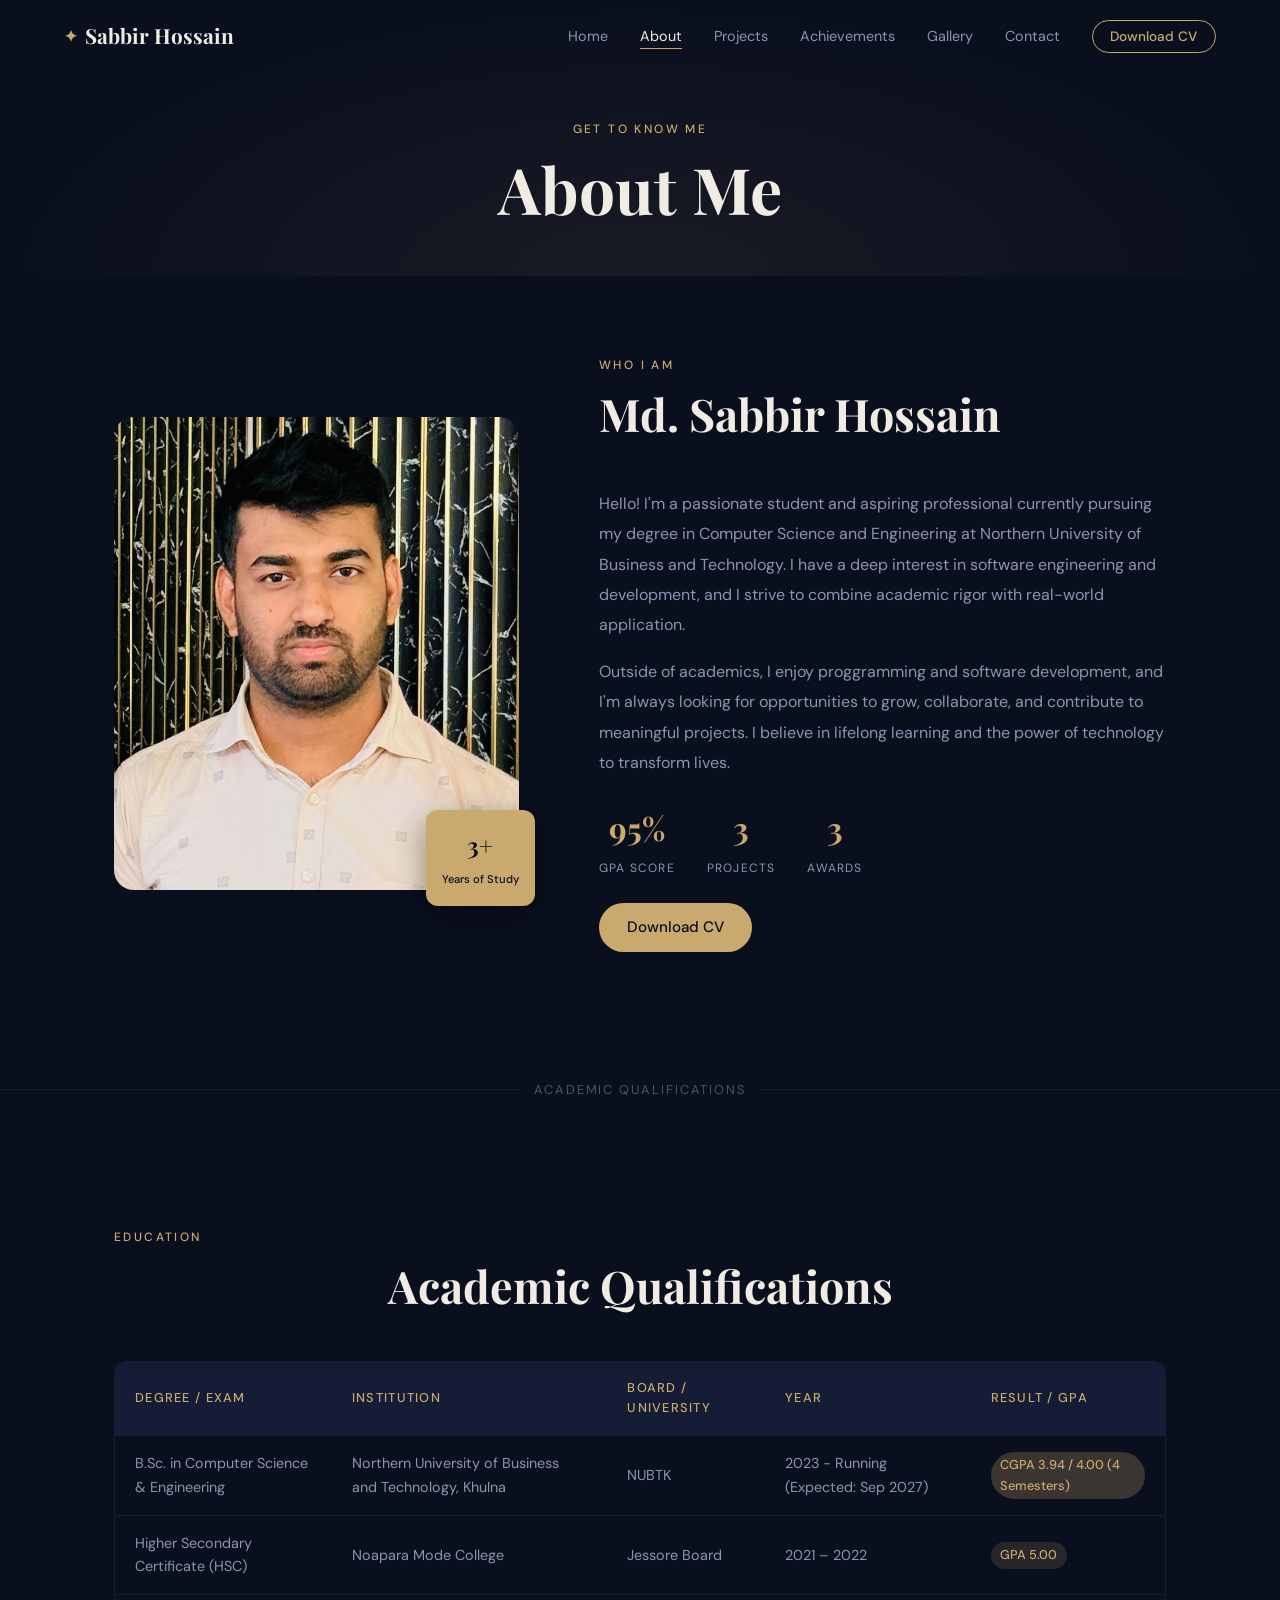
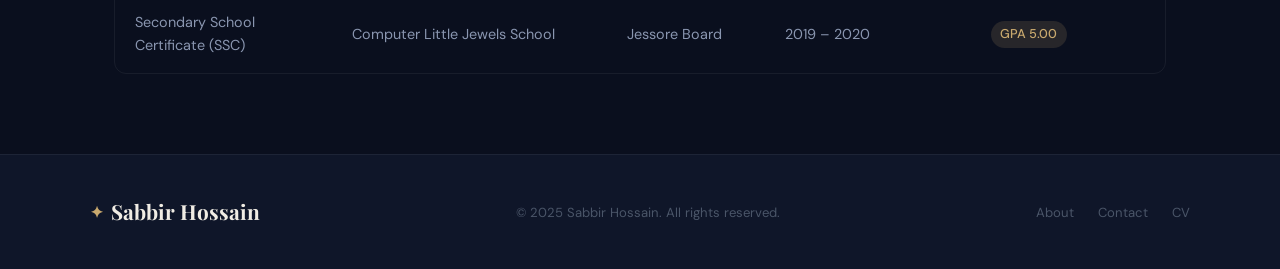
<file: about.html>
<!DOCTYPE html>
<html lang="en">
<head>
  <meta charset="UTF-8" />
  <meta name="viewport" content="width=device-width, initial-scale=1.0"/>
  <title>About Me | Sabbir Hossain</title>
  <link rel="stylesheet" href="style.css"/>
  <link rel="preconnect" href="https://fonts.googleapis.com">
  <link href="https://fonts.googleapis.com/css2?family=Playfair+Display:ital,wght@0,400;0,700;1,400&family=DM+Sans:wght@300;400;500&display=swap" rel="stylesheet">
</head>
<body>

<!-- NAVBAR -->
<nav class="navbar" id="navbar">
  <div class="nav-inner">
    <a href="index.html" class="logo">
      <span class="logo-icon">✦</span>
      <span class="logo-text">Sabbir Hossain</span>
    </a>
    <button class="hamburger" id="hamburger"><span></span><span></span><span></span></button>
    <ul class="nav-links" id="nav-links">
      <li><a href="index.html">Home</a></li>
      <li><a href="about.html" class="active">About</a></li>
      <li><a href="projects.html" class="active">Projects</a></li>
      <li><a href="achievements.html">Achievements</a></li>
      <li><a href="gallery.html">Gallery</a></li>
      <li><a href="contact.html">Contact</a></li>
      <li><a href="cv.html" class="btn-nav">Download CV</a></li>
    </ul>
  </div>
</nav>

<!-- PAGE HEADER -->
<div class="page-header">
  <div class="page-header-bg"></div>
  <div class="container">
    <p class="section-tag">Get to know me</p>
    <h1 class="page-title">About Me</h1>
  </div>
</div>

<!-- IMAGE WITH TEXT -->
<section class="section">
  <div class="container">
    <div class="about-grid">
      <div class="about-image-col">
        <div class="about-img-wrap">
          <img src="assets/about.jpg" alt="About Me" onerror="this.style.display='none';this.nextElementSibling.style.display='flex'"/>
          
          <div class="about-badge">
            <span class="badge-num">3+</span>
            <span class="badge-label">Years of Study</span>
          </div>
        </div>
      </div>
      <div class="about-text-col">
        <p class="section-tag">Who I Am</p>
        <h2 class="section-title" style="text-align:left">Md. Sabbir Hossain</h2>
        <p class="about-bio">
          Hello! I'm a passionate student and aspiring professional currently pursuing my degree in Computer Science and Engineering at Northern University of Business and Technology. I have a deep interest in software engineering and development, and I strive to combine academic rigor with real-world application.
        </p>
        <p class="about-bio">
          Outside of academics, I enjoy proggramming and software development, and I'm always looking for opportunities to grow, collaborate, and contribute to meaningful projects. I believe in lifelong learning and the power of technology to transform lives.
        </p>
        <div class="about-stats">
          <div class="stat">
            <span class="stat-num">95%</span>
            <span class="stat-label">GPA Score</span>
          </div>
          <div class="stat">
            <span class="stat-num">3</span>
            <span class="stat-label">Projects</span>
          </div>
          <div class="stat">
            <span class="stat-num">3</span>
            <span class="stat-label">Awards</span>
          </div>
        </div>
        <a href="cv.html" class="btn-primary" style="display:inline-block;margin-top:1.5rem">Download CV</a>
      </div>
    </div>
  </div>
</section>

<!-- DIVIDER -->
<div class="divider-line"><span>Academic Qualifications</span></div>

<!-- ACADEMIC QUALIFICATIONS TABLE -->
<section class="section">
  <div class="container">
    <p class="section-tag">Education</p>
    <h2 class="section-title">Academic Qualifications</h2>
    <div class="table-wrap">
      <table class="qual-table">
        <thead>
          <tr>
            <th>Degree / Exam</th>
            <th>Institution</th>
            <th>Board / University</th>
            <th>Year</th>
            <th>Result / GPA</th>
          </tr>
        </thead>
        <tbody>
          <tr>
            <td>B.Sc. in Computer Science &amp; Engineering</td>
            <td>Northern University of Business and Technology, Khulna</td>
            <td>NUBTK</td>
            <td>2023 - Running (Expected: Sep 2027)</td>
            <td><span class="badge-result gold">CGPA 3.94 / 4.00 (4 Semesters)</small></span></td>
          </tr>
          <tr>
            <td>Higher Secondary Certificate (HSC)</td>
            <td>Noapara Mode College</td>
            <td>Jessore Board</td>
            <td>2021 – 2022</td>
            <td><span class="badge-result">GPA 5.00</span></td>
          </tr>
          <tr>
            <td>Secondary School Certificate (SSC)</td>
            <td>Computer Little Jewels School</td>
            <td>Jessore Board</td>
            <td>2019 – 2020</td>
            <td><span class="badge-result">GPA 5.00</span></td>
          </tr>
        </tbody>
      </table>
    </div>
  </div>
</section>

<!-- FOOTER -->
<footer class="footer">
  <div class="footer-inner">
    <div class="logo"><span class="logo-icon">✦</span><span class="logo-text">Sabbir Hossain</span></div>
    <p class="footer-copy">&copy; 2025 Sabbir Hossain. All rights reserved.</p>
    <div class="footer-links">
      <a href="about.html">About</a>
      <a href="contact.html">Contact</a>
      <a href="cv.html">CV</a>
    </div>
  </div>
</footer>

<script src="main.js"></script>
</body>
</html>
</file>
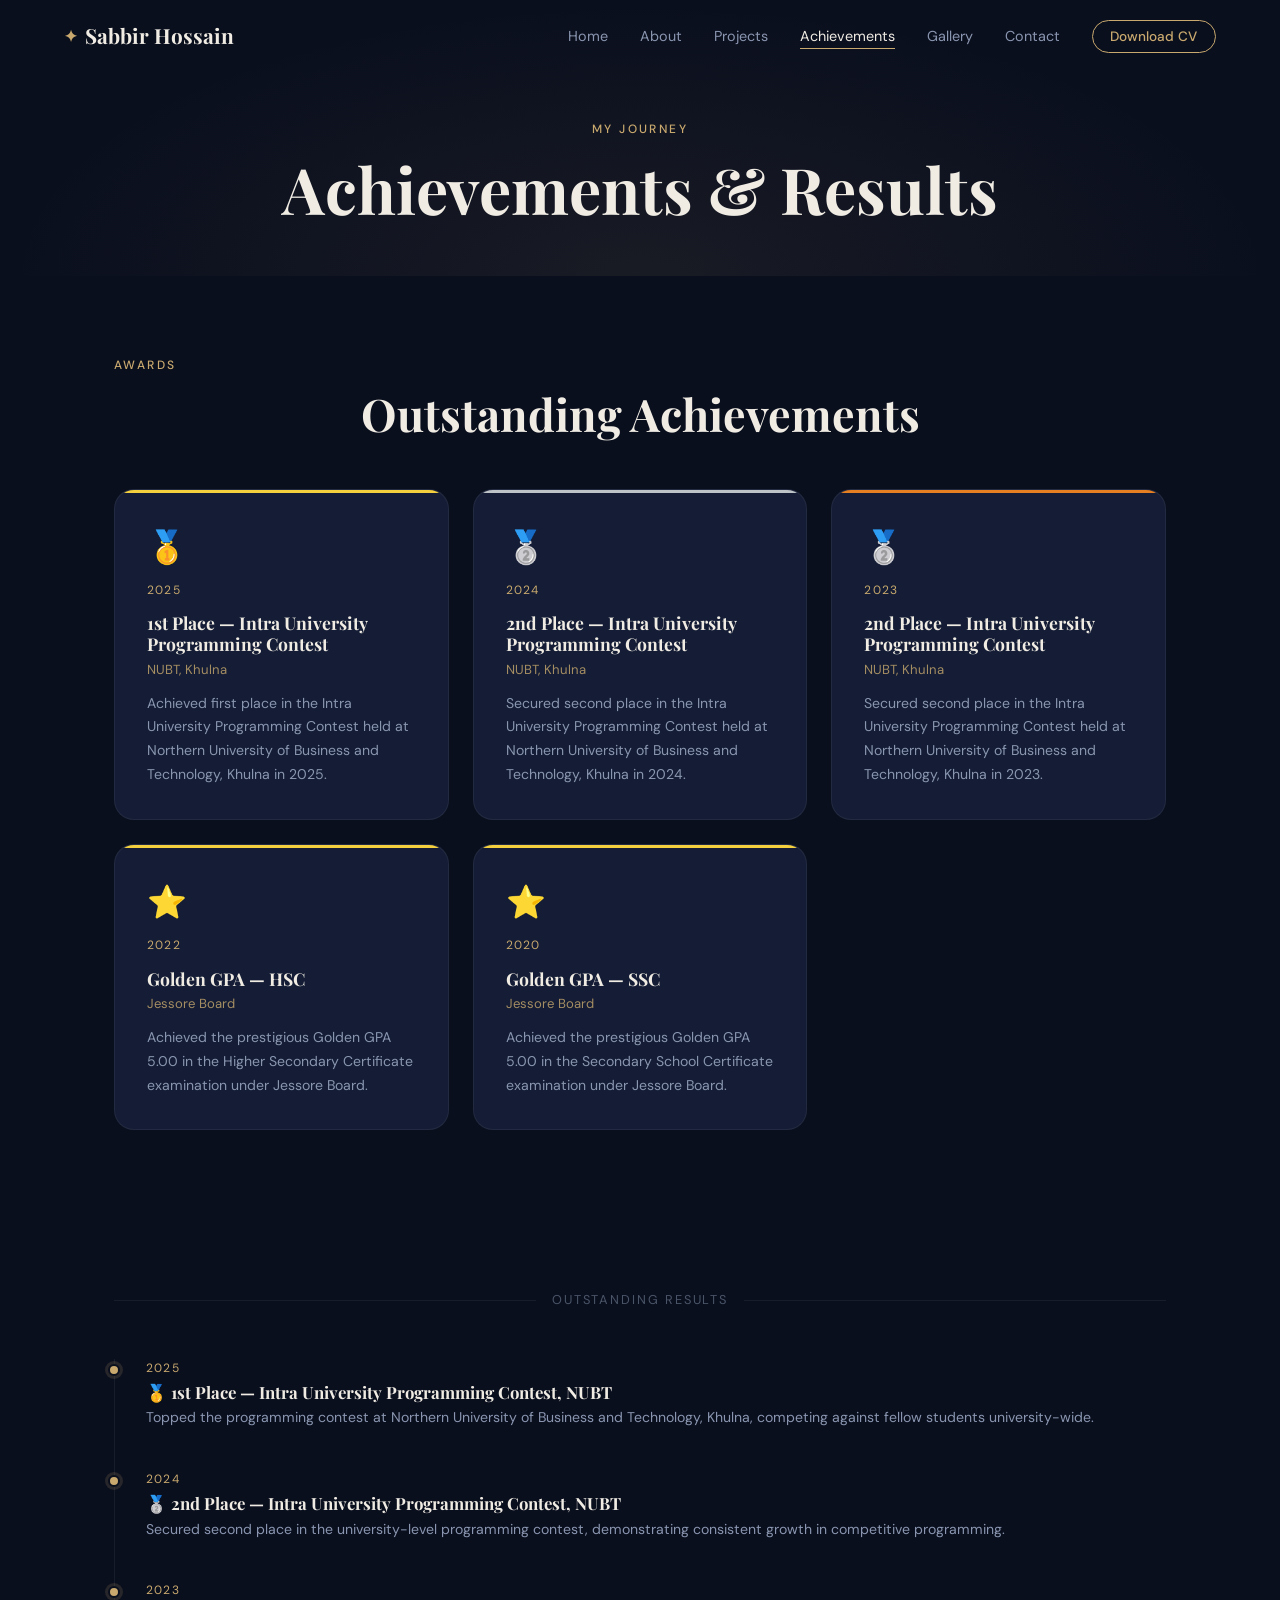
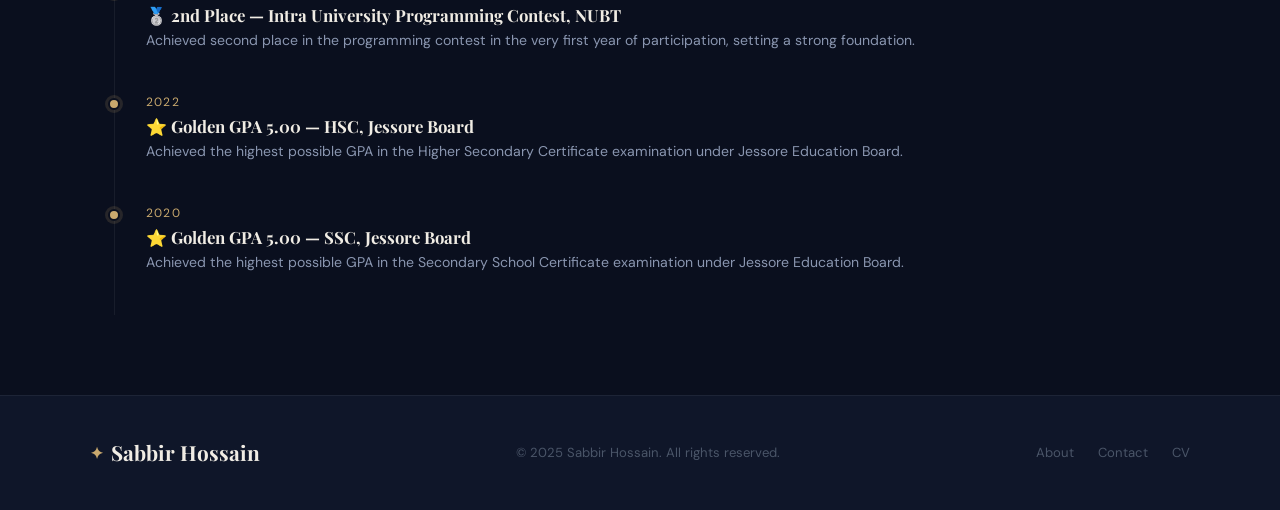
<file: achievements.html>
<!DOCTYPE html>
<html lang="en">
<head>
  <meta charset="UTF-8"/>
  <meta name="viewport" content="width=device-width, initial-scale=1.0"/>
  <title>Achievements | Sabbir Hossain</title>
  <link rel="stylesheet" href="style.css"/>
  <link rel="preconnect" href="https://fonts.googleapis.com">
  <link href="https://fonts.googleapis.com/css2?family=Playfair+Display:ital,wght@0,400;0,700;1,400&family=DM+Sans:wght@300;400;500&display=swap" rel="stylesheet">
</head>
<body>

<nav class="navbar" id="navbar">
  <div class="nav-inner">
    <a href="index.html" class="logo"><span class="logo-icon">✦</span><span class="logo-text">Sabbir Hossain</span></a>
    <button class="hamburger" id="hamburger"><span></span><span></span><span></span></button>
    <ul class="nav-links" id="nav-links">
      <li><a href="index.html">Home</a></li>
      <li><a href="about.html">About</a></li>
      <li><a href="projects.html" class="active">Projects</a></li>
      <li><a href="achievements.html" class="active">Achievements</a></li>
      <li><a href="gallery.html">Gallery</a></li>
      <li><a href="contact.html">Contact</a></li>
      <li><a href="cv.html" class="btn-nav">Download CV</a></li>
    </ul>
  </div>
</nav>

<div class="page-header">
  <div class="page-header-bg"></div>
  <div class="container">
    <p class="section-tag">My Journey</p>
    <h1 class="page-title">Achievements & Results</h1>
  </div>
</div>

<section class="section">
  <div class="container">
    <p class="section-tag">Awards</p>
    <h2 class="section-title">Outstanding Achievements</h2>

      <div class="achievements-grid">
      <div class="achievement-card gold">
        <div class="ach-icon">🥇</div>
        <div class="ach-year">2025</div>
        <h3 class="ach-title">1st Place — Intra University Programming Contest</h3>
        <p class="ach-org">NUBT, Khulna</p>
        <p class="ach-desc">Achieved first place in the Intra University Programming Contest held at Northern University of Business and Technology, Khulna in 2025.</p>
      </div>
      <div class="achievement-card silver">
        <div class="ach-icon">🥈</div>
        <div class="ach-year">2024</div>
        <h3 class="ach-title">2nd Place — Intra University Programming Contest</h3>
        <p class="ach-org">NUBT, Khulna</p>
        <p class="ach-desc">Secured second place in the Intra University Programming Contest held at Northern University of Business and Technology, Khulna in 2024.</p>
      </div>
      <div class="achievement-card bronze">
        <div class="ach-icon">🥈</div>
        <div class="ach-year">2023</div>
        <h3 class="ach-title">2nd Place — Intra University Programming Contest</h3>
        <p class="ach-org">NUBT, Khulna</p>
        <p class="ach-desc">Secured second place in the Intra University Programming Contest held at Northern University of Business and Technology, Khulna in 2023.</p>
      </div>
      <div class="achievement-card gold">
        <div class="ach-icon">⭐</div>
        <div class="ach-year">2022</div>
        <h3 class="ach-title">Golden GPA — HSC</h3>
        <p class="ach-org">Jessore Board</p>
        <p class="ach-desc">Achieved the prestigious Golden GPA 5.00 in the Higher Secondary Certificate examination under Jessore Board.</p>
      </div>
      <div class="achievement-card gold">
        <div class="ach-icon">⭐</div>
        <div class="ach-year">2020</div>
        <h3 class="ach-title">Golden GPA — SSC</h3>
        <p class="ach-org">Jessore Board</p>
        <p class="ach-desc">Achieved the prestigious Golden GPA 5.00 in the Secondary School Certificate examination under Jessore Board.</p>
      </div>
    </div>
  </div>
</section>

<!-- OUTSTANDING RESULTS -->
<section class="section" style="padding-top:0">
  <div class="container">
    <div class="divider-line"><span>Outstanding Results</span></div>
    <div class="results-timeline">
      <div class="timeline-item">
        <div class="timeline-dot"></div>
        <div class="timeline-content">
          <span class="timeline-year">2025</span>
          <h4>🥇 1st Place — Intra University Programming Contest, NUBT</h4>
          <p>Topped the programming contest at Northern University of Business and Technology, Khulna, competing against fellow students university-wide.</p>
        </div>
      </div>
      <div class="timeline-item">
        <div class="timeline-dot"></div>
        <div class="timeline-content">
          <span class="timeline-year">2024</span>
          <h4>🥈 2nd Place — Intra University Programming Contest, NUBT</h4>
          <p>Secured second place in the university-level programming contest, demonstrating consistent growth in competitive programming.</p>
        </div>
      </div>
      <div class="timeline-item">
        <div class="timeline-dot"></div>
        <div class="timeline-content">
          <span class="timeline-year">2023</span>
          <h4>🥈 2nd Place — Intra University Programming Contest, NUBT</h4>
          <p>Achieved second place in the programming contest in the very first year of participation, setting a strong foundation.</p>
        </div>
      </div>
      <div class="timeline-item">
        <div class="timeline-dot"></div>
        <div class="timeline-content">
          <span class="timeline-year">2022</span>
          <h4>⭐ Golden GPA 5.00 — HSC, Jessore Board</h4>
          <p>Achieved the highest possible GPA in the Higher Secondary Certificate examination under Jessore Education Board.</p>
        </div>
      </div>
      <div class="timeline-item">
        <div class="timeline-dot"></div>
        <div class="timeline-content">
          <span class="timeline-year">2020</span>
          <h4>⭐ Golden GPA 5.00 — SSC, Jessore Board</h4>
          <p>Achieved the highest possible GPA in the Secondary School Certificate examination under Jessore Education Board.</p>
        </div>
      </div>
    </div>
  </div>
</section>

<footer class="footer">
  <div class="footer-inner">
    <div class="logo"><span class="logo-icon">✦</span><span class="logo-text">Sabbir Hossain</span></div>
    <p class="footer-copy">&copy; 2025 Sabbir Hossain. All rights reserved.</p>
    <div class="footer-links"><a href="about.html">About</a><a href="contact.html">Contact</a><a href="cv.html">CV</a></div>
  </div>
</footer>

<script src="main.js"></script>
</body>
</html>
</file>
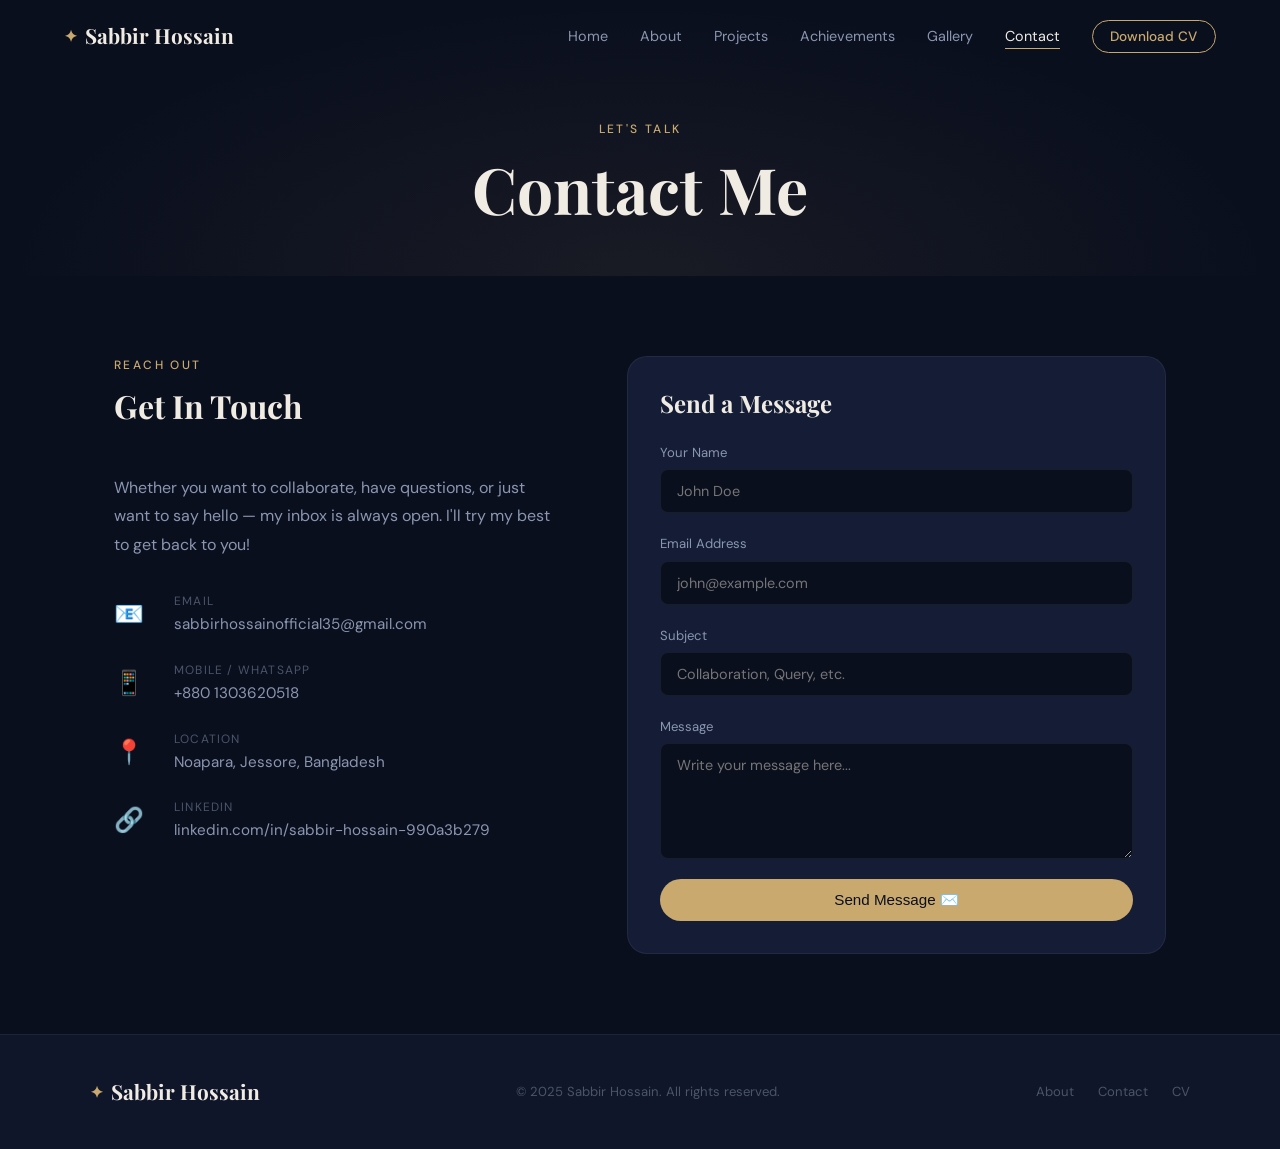
<file: contact.html>
<!DOCTYPE html>
<html lang="en">
<head>
  <meta charset="UTF-8"/>
  <meta name="viewport" content="width=device-width, initial-scale=1.0"/>
  <title>Contact | Sabbir Hossain</title>
  <link rel="stylesheet" href="style.css"/>
  <link rel="preconnect" href="https://fonts.googleapis.com">
  <link href="https://fonts.googleapis.com/css2?family=Playfair+Display:ital,wght@0,400;0,700;1,400&family=DM+Sans:wght@300;400;500&display=swap" rel="stylesheet">
</head>
<body>

<nav class="navbar" id="navbar">
  <div class="nav-inner">
    <a href="index.html" class="logo"><span class="logo-icon">✦</span><span class="logo-text">Sabbir Hossain</span></a>
    <button class="hamburger" id="hamburger"><span></span><span></span><span></span></button>
    <ul class="nav-links" id="nav-links">
      <li><a href="index.html">Home</a></li>
      <li><a href="about.html">About</a></li>
      <li><a href="projects.html" class="active">Projects</a></li>
      <li><a href="achievements.html">Achievements</a></li>
      <li><a href="gallery.html">Gallery</a></li>
      <li><a href="contact.html" class="active">Contact</a></li>
      <li><a href="cv.html" class="btn-nav">Download CV</a></li>
    </ul>
  </div>
</nav>

<div class="page-header">
  <div class="page-header-bg"></div>
  <div class="container">
    <p class="section-tag">Let's Talk</p>
    <h1 class="page-title">Contact Me</h1>
  </div>
</div>

<section class="section">
  <div class="container">
    <div class="contact-grid">
      <!-- Contact Info -->
      <div class="contact-info">
        <p class="section-tag">Reach Out</p>
        <h2 class="section-title" style="text-align:left;font-size:2rem">Get In Touch</h2>
        <p style="color:var(--text-muted);margin-bottom:2rem;line-height:1.8">Whether you want to collaborate, have questions, or just want to say hello — my inbox is always open. I'll try my best to get back to you!</p>

        <div class="contact-items">
          <div class="contact-item">
            <div class="contact-item-icon">📧</div>
            <div>
              <div class="contact-item-label">Email</div>
              <a href="mailto:sabbirhossainofficial35@gmail.com" class="contact-item-value">sabbirhossainofficial35@gmail.com</a>
            </div>
          </div>
          <div class="contact-item">
            <div class="contact-item-icon">📱</div>
            <div>
              <div class="contact-item-label">Mobile / WhatsApp</div>
              <a href="tel:+8801303620518" class="contact-item-value">+880 1303620518</a>
            </div>
          </div>
          <div class="contact-item">
            <div class="contact-item-icon">📍</div>
            <div>
              <div class="contact-item-label">Location</div>
              <span class="contact-item-value">Noapara, Jessore, Bangladesh</span>
            </div>
          </div>
          <div class="contact-item">
            <div class="contact-item-icon">🔗</div>
            <div>
              <div class="contact-item-label">LinkedIn</div>
              <a href="https://www.linkedin.com/in/sabbir-hossain-990a3b279" target="_blank" class="contact-item-value">linkedin.com/in/sabbir-hossain-990a3b279</a>
            </div>
          </div>
        </div>
      </div>

      <!-- Contact Form -->
      <div class="contact-form-wrap">
        <div class="contact-form-card">
          <h3 style="font-family:var(--font-display);font-size:1.5rem;margin-bottom:1.5rem;color:var(--text-primary)">Send a Message</h3>
          <!-- Using Formspree — replace YOUR_FORM_ID -->
          <form action="https://formspree.io/f/xbdpoopp" method="POST" class="contact-form" id="contactForm">
            <div class="form-group">
              <label for="name">Your Name</label>
              <input type="text" id="name" name="name" placeholder="John Doe" required/>
            </div>
            <div class="form-group">
              <label for="email">Email Address</label>
              <input type="email" id="email" name="email" placeholder="john@example.com" required/>
            </div>
            <div class="form-group">
              <label for="subject">Subject</label>
              <input type="text" id="subject" name="subject" placeholder="Collaboration, Query, etc."/>
            </div>
            <div class="form-group">
              <label for="message">Message</label>
              <textarea id="message" name="message" rows="5" placeholder="Write your message here..." required></textarea>
            </div>
            <button type="submit" class="btn-primary" style="width:100%;justify-content:center">Send Message ✉️</button>
          </form>
        </div>
      </div>
    </div>
  </div>
</section>

<footer class="footer">
  <div class="footer-inner">
    <div class="logo"><span class="logo-icon">✦</span><span class="logo-text">Sabbir Hossain</span></div>
    <p class="footer-copy">&copy; 2025 Sabbir Hossain. All rights reserved.</p>
    <div class="footer-links"><a href="about.html">About</a><a href="contact.html">Contact</a><a href="cv.html">CV</a></div>
  </div>
</footer>

<script src="main.js"></script>
</body>
</html>
</file>
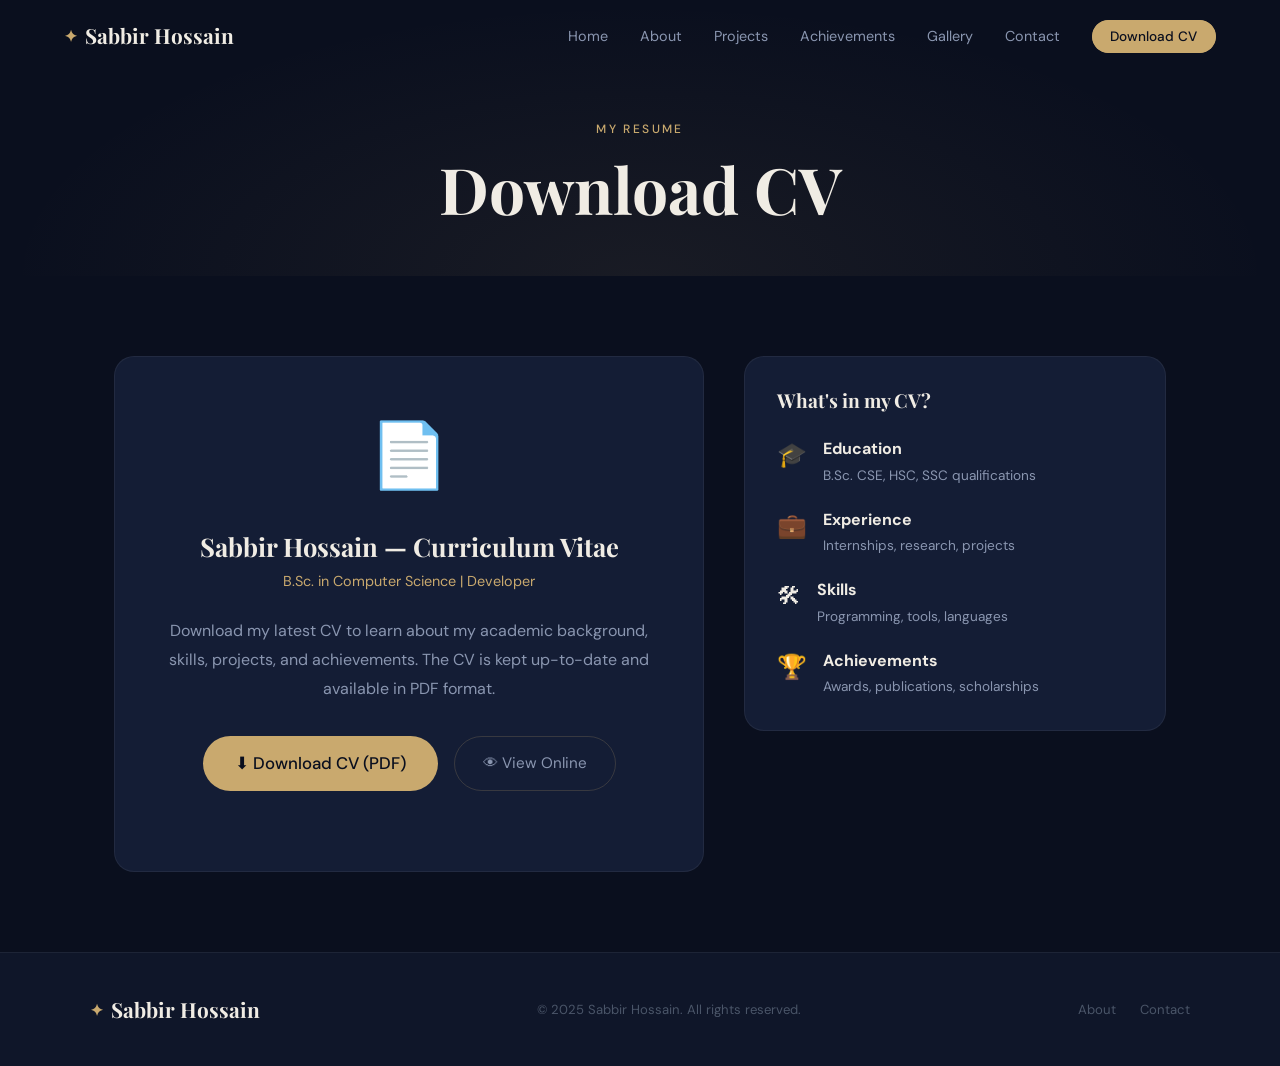
<file: cv.html>
<!DOCTYPE html>
<html lang="en">
<head>
  <meta charset="UTF-8"/>
  <meta name="viewport" content="width=device-width, initial-scale=1.0"/>
  <title>Download CV | Sabbir Hossain</title>
  <link rel="stylesheet" href="style.css"/>
  <link rel="preconnect" href="https://fonts.googleapis.com">
  <link href="https://fonts.googleapis.com/css2?family=Playfair+Display:ital,wght@0,400;0,700;1,400&family=DM+Sans:wght@300;400;500&display=swap" rel="stylesheet">
</head>
<body>

<nav class="navbar" id="navbar">
  <div class="nav-inner">
    <a href="index.html" class="logo"><span class="logo-icon">✦</span><span class="logo-text">Sabbir Hossain</span></a>
    <button class="hamburger" id="hamburger"><span></span><span></span><span></span></button>
    <ul class="nav-links" id="nav-links">
      <li><a href="index.html">Home</a></li>
      <li><a href="about.html">About</a></li>
      <li><a href="projects.html" class="active">Projects</a></li>
      <li><a href="achievements.html">Achievements</a></li>
      <li><a href="gallery.html">Gallery</a></li>
      <li><a href="contact.html">Contact</a></li>
      <li><a href="cv.html" class="btn-nav active">Download CV</a></li>
    </ul>
  </div>
</nav>

<div class="page-header">
  <div class="page-header-bg"></div>
  <div class="container">
    <p class="section-tag">My Resume</p>
    <h1 class="page-title">Download CV</h1>
  </div>
</div>

<section class="section">
  <div class="container">
    <div class="cv-page">
      <div class="cv-card">
        <div class="cv-icon">📄</div>
        <h2 class="cv-title">Sabbir Hossain — Curriculum Vitae</h2>
        <p class="cv-subtitle">B.Sc. in Computer Science | Developer</p>
        <p class="cv-desc">
          Download my latest CV to learn about my academic background, skills, projects, and achievements.
          The CV is kept up-to-date and available in PDF format.
        </p>

        <div class="cv-actions">
          <!-- 
            HOW TO ADD YOUR CV:
            Option 1 (Google Drive): Upload PDF to Drive → Share → Get shareable link → 
            Replace the href below with: https://drive.google.com/uc?export=download&id=YOUR_FILE_ID
            
            Option 2 (GitHub): Put your CV PDF in the repo → href="assets/YourName_CV.pdf"
          -->
          <a href="https://docs.google.com/document/d/1-gRG3UQwoHmh4EG0MZHijETQNr0QosiISsnNK5RsnKo/export?format=pdf" download class="btn-primary cv-download-btn" id="cvDownload">
            ⬇ Download CV (PDF)
          </a>
          <a href="https://docs.google.com/document/d/1-gRG3UQwoHmh4EG0MZHijETQNr0QosiISsnNK5RsnKo/edit?usp=sharing" target="_blank" class="btn-ghost">
            👁 View Online
          </a>
        </div>

        
      </div>

      <!-- Quick Preview of what the CV should contain -->
      <div class="cv-preview-card">
        <h3>What's in my CV?</h3>
        <div class="cv-sections">
          <div class="cv-section-item">
            <span class="cv-sec-icon">🎓</span>
            <div>
              <strong>Education</strong>
              <p>B.Sc. CSE, HSC, SSC qualifications</p>
            </div>
          </div>
          <div class="cv-section-item">
            <span class="cv-sec-icon">💼</span>
            <div>
              <strong>Experience</strong>
              <p>Internships, research, projects</p>
            </div>
          </div>
          <div class="cv-section-item">
            <span class="cv-sec-icon">🛠</span>
            <div>
              <strong>Skills</strong>
              <p>Programming, tools, languages</p>
            </div>
          </div>
          <div class="cv-section-item">
            <span class="cv-sec-icon">🏆</span>
            <div>
              <strong>Achievements</strong>
              <p>Awards, publications, scholarships</p>
            </div>
          </div>
        </div>
      </div>
    </div>
  </div>
</section>

<footer class="footer">
  <div class="footer-inner">
    <div class="logo"><span class="logo-icon">✦</span><span class="logo-text">Sabbir Hossain</span></div>
    <p class="footer-copy">&copy; 2025 Sabbir Hossain. All rights reserved.</p>
    <div class="footer-links"><a href="about.html">About</a><a href="contact.html">Contact</a></div>
  </div>
</footer>

<script src="main.js"></script>
</body>
</html>
</file>
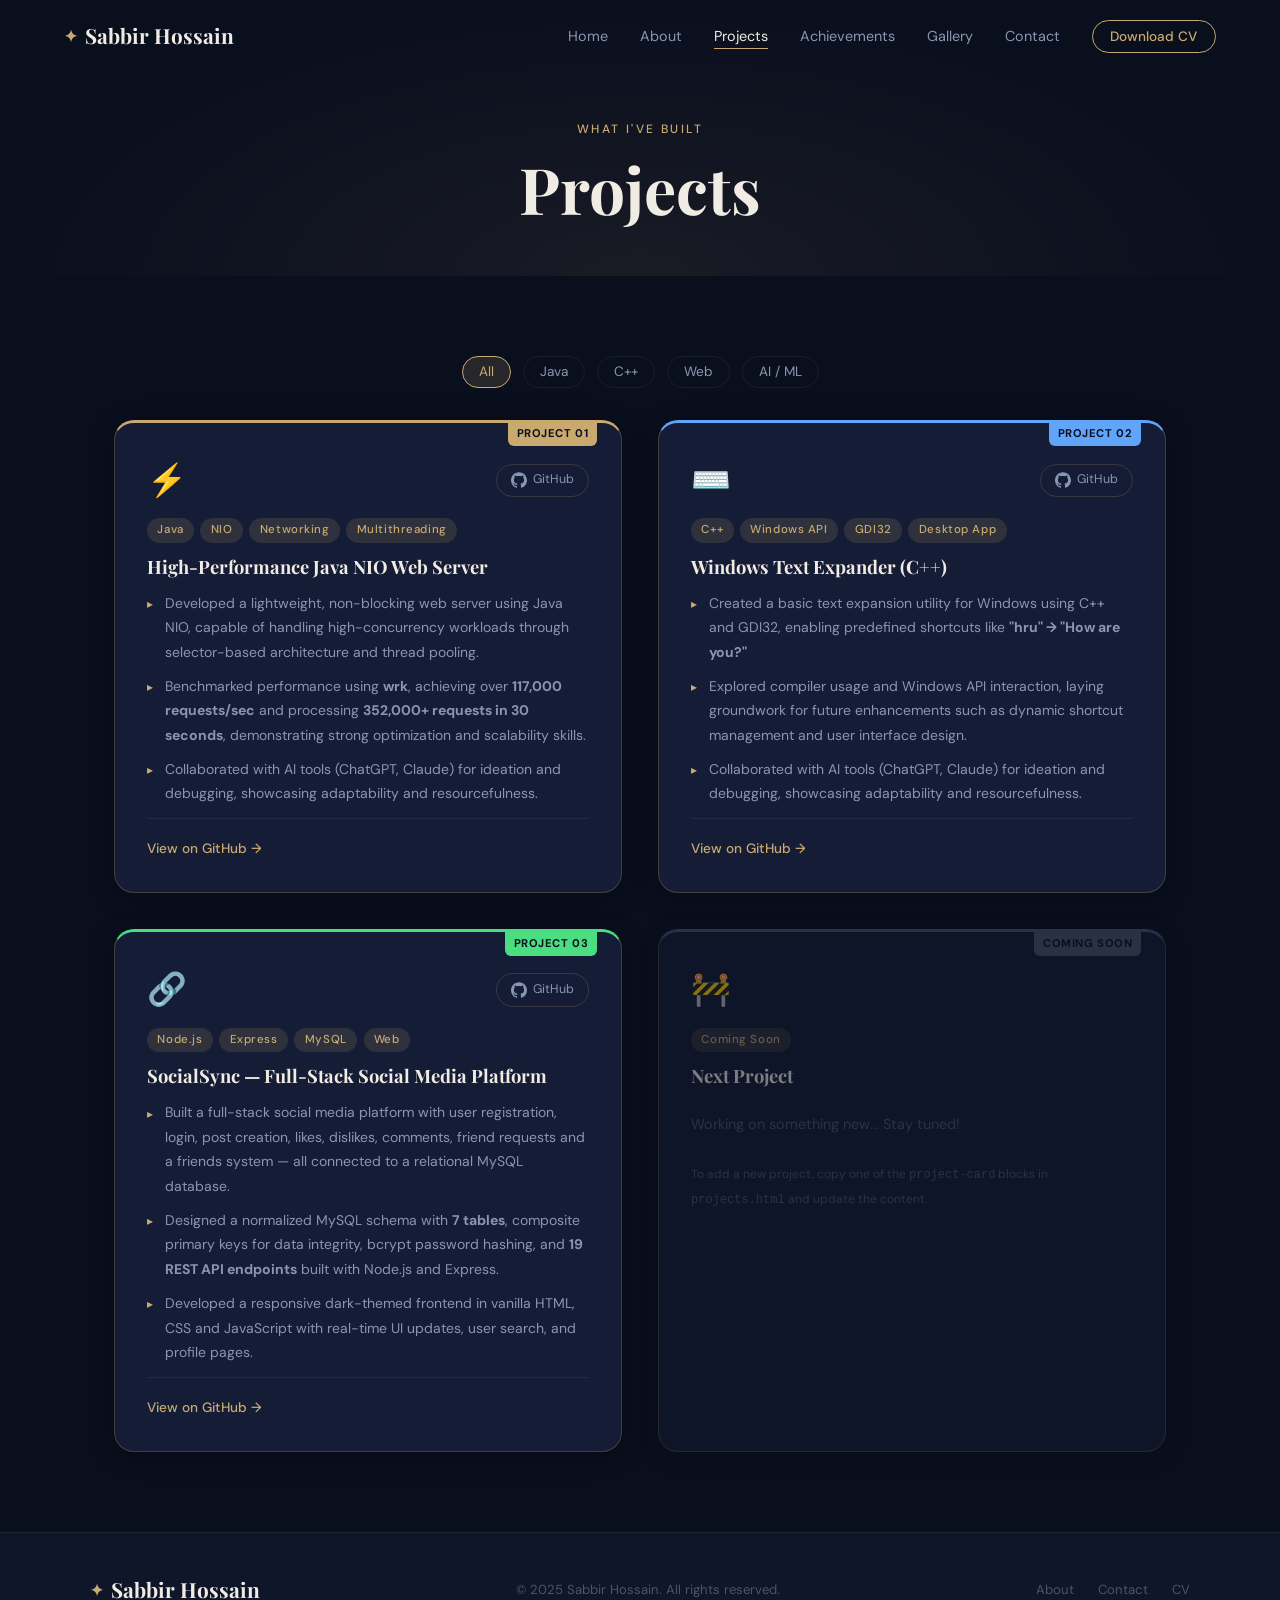
<file: projects.html>
<!DOCTYPE html>
<html lang="en">
<head>
  <meta charset="UTF-8"/>
  <meta name="viewport" content="width=device-width, initial-scale=1.0"/>
  <title>Projects | Sabbir Hossain</title>
  <link rel="stylesheet" href="style.css"/>
  <link rel="preconnect" href="https://fonts.googleapis.com">
  <link href="https://fonts.googleapis.com/css2?family=Playfair+Display:ital,wght@0,400;0,700;1,400&family=DM+Sans:wght@300;400;500&display=swap" rel="stylesheet">
</head>
<body>

<nav class="navbar" id="navbar">
  <div class="nav-inner">
    <a href="index.html" class="logo"><span class="logo-icon">✦</span><span class="logo-text">Sabbir Hossain</span></a>
    <button class="hamburger" id="hamburger"><span></span><span></span><span></span></button>
    <ul class="nav-links" id="nav-links">
      <li><a href="index.html">Home</a></li>
      <li><a href="about.html">About</a></li>
      <li><a href="projects.html" class="active">Projects</a></li>
      <li><a href="achievements.html">Achievements</a></li>
      <li><a href="gallery.html">Gallery</a></li>
      <li><a href="contact.html">Contact</a></li>
      <li><a href="cv.html" class="btn-nav">Download CV</a></li>
    </ul>
  </div>
</nav>

<div class="page-header">
  <div class="page-header-bg"></div>
  <div class="container">
    <p class="section-tag">What I've Built</p>
    <h1 class="page-title">Projects</h1>
  </div>
</div>

<section class="section">
  <div class="container">

    <!-- Filter Buttons -->
    <div class="gallery-filters">
      <button class="filter-btn active" data-filter="all">All</button>
      <button class="filter-btn" data-filter="java">Java</button>
      <button class="filter-btn" data-filter="cpp">C++</button>
      <button class="filter-btn" data-filter="web">Web</button>
      <button class="filter-btn" data-filter="ai">AI / ML</button>
    </div>

    <div class="projects-grid" id="projectsGrid">

      <!-- PROJECT 1 -->
      <div class="project-card" data-cat="java" data-num="PROJECT 01">
        <div class="project-header">
          <div class="project-icon">⚡</div>
          <div class="project-links">
            <a href="https://github.com/SabbirBot007/WebServerUsingJava" target="_blank" class="project-link-btn">
              <svg viewBox="0 0 24 24" fill="currentColor" width="16"><path d="M12 .297c-6.63 0-12 5.373-12 12 0 5.303 3.438 9.8 8.205 11.385.6.113.82-.258.82-.577 0-.285-.01-1.04-.015-2.04-3.338.724-4.042-1.61-4.042-1.61C4.422 18.07 3.633 17.7 3.633 17.7c-1.087-.744.084-.729.084-.729 1.205.084 1.838 1.236 1.838 1.236 1.07 1.835 2.809 1.305 3.495.998.108-.776.417-1.305.76-1.605-2.665-.3-5.466-1.332-5.466-5.93 0-1.31.465-2.38 1.235-3.22-.135-.303-.54-1.523.105-3.176 0 0 1.005-.322 3.3 1.23.96-.267 1.98-.399 3-.405 1.02.006 2.04.138 3 .405 2.28-1.552 3.285-1.23 3.285-1.23.645 1.653.24 2.873.12 3.176.765.84 1.23 1.91 1.23 3.22 0 4.61-2.805 5.625-5.475 5.92.42.36.81 1.096.81 2.22 0 1.606-.015 2.896-.015 3.286 0 .315.21.69.825.57C20.565 22.092 24 17.592 24 12.297c0-6.627-5.373-12-12-12"/></svg>
              GitHub
            </a>
          </div>
        </div>
        <div class="project-tag-row">
          <span class="project-tag">Java</span>
          <span class="project-tag">NIO</span>
          <span class="project-tag">Networking</span>
          <span class="project-tag">Multithreading</span>
        </div>
        <h3 class="project-title">High-Performance Java NIO Web Server</h3>
        <ul class="project-points">
          <li>Developed a lightweight, non-blocking web server using Java NIO, capable of handling high-concurrency workloads through selector-based architecture and thread pooling.</li>
          <li>Benchmarked performance using <strong>wrk</strong>, achieving over <strong>117,000 requests/sec</strong> and processing <strong>352,000+ requests in 30 seconds</strong>, demonstrating strong optimization and scalability skills.</li>
          <li>Collaborated with AI tools (ChatGPT, Claude) for ideation and debugging, showcasing adaptability and resourcefulness.</li>
        </ul>
        <div class="project-footer">
          <a href="https://github.com/SabbirBot007/WebServerUsingJava" target="_blank" class="project-full-link">View on GitHub →</a>
        </div>
      </div>

      <!-- PROJECT 2 -->
      <div class="project-card" data-cat="cpp" data-num="PROJECT 02">
        <div class="project-header">
          <div class="project-icon">⌨️</div>
          <div class="project-links">
            <a href="https://github.com/SabbirBot007/WindowsTextExpander" target="_blank" class="project-link-btn">
              <svg viewBox="0 0 24 24" fill="currentColor" width="16"><path d="M12 .297c-6.63 0-12 5.373-12 12 0 5.303 3.438 9.8 8.205 11.385.6.113.82-.258.82-.577 0-.285-.01-1.04-.015-2.04-3.338.724-4.042-1.61-4.042-1.61C4.422 18.07 3.633 17.7 3.633 17.7c-1.087-.744.084-.729.084-.729 1.205.084 1.838 1.236 1.838 1.236 1.07 1.835 2.809 1.305 3.495.998.108-.776.417-1.305.76-1.605-2.665-.3-5.466-1.332-5.466-5.93 0-1.31.465-2.38 1.235-3.22-.135-.303-.54-1.523.105-3.176 0 0 1.005-.322 3.3 1.23.96-.267 1.98-.399 3-.405 1.02.006 2.04.138 3 .405 2.28-1.552 3.285-1.23 3.285-1.23.645 1.653.24 2.873.12 3.176.765.84 1.23 1.91 1.23 3.22 0 4.61-2.805 5.625-5.475 5.92.42.36.81 1.096.81 2.22 0 1.606-.015 2.896-.015 3.286 0 .315.21.69.825.57C20.565 22.092 24 17.592 24 12.297c0-6.627-5.373-12-12-12"/></svg>
              GitHub
            </a>
          </div>
        </div>
        <div class="project-tag-row">
          <span class="project-tag">C++</span>
          <span class="project-tag">Windows API</span>
          <span class="project-tag">GDI32</span>
          <span class="project-tag">Desktop App</span>
        </div>
        <h3 class="project-title">Windows Text Expander (C++)</h3>
        <ul class="project-points">
          <li>Created a basic text expansion utility for Windows using C++ and GDI32, enabling predefined shortcuts like <strong>"hru" → "How are you?"</strong></li>
          <li>Explored compiler usage and Windows API interaction, laying groundwork for future enhancements such as dynamic shortcut management and user interface design.</li>
          <li>Collaborated with AI tools (ChatGPT, Claude) for ideation and debugging, showcasing adaptability and resourcefulness.</li>
        </ul>
        <div class="project-footer">
          <a href="https://github.com/SabbirBot007/WindowsTextExpander" target="_blank" class="project-full-link">View on GitHub →</a>
        </div>
      </div>

      <!-- PROJECT 3 -->
      <div class="project-card" data-cat="web" data-num="PROJECT 03">
        <div class="project-header">
          <div class="project-icon">🔗</div>
          <div class="project-links">
            <a href="https://github.com/SabbirBot007/socialsync" target="_blank" class="project-link-btn">
              <svg viewBox="0 0 24 24" fill="currentColor" width="16"><path d="M12 .297c-6.63 0-12 5.373-12 12 0 5.303 3.438 9.8 8.205 11.385.6.113.82-.258.82-.577 0-.285-.01-1.04-.015-2.04-3.338.724-4.042-1.61-4.042-1.61C4.422 18.07 3.633 17.7 3.633 17.7c-1.087-.744.084-.729.084-.729 1.205.084 1.838 1.236 1.838 1.236 1.07 1.835 2.809 1.305 3.495.998.108-.776.417-1.305.76-1.605-2.665-.3-5.466-1.332-5.466-5.93 0-1.31.465-2.38 1.235-3.22-.135-.303-.54-1.523.105-3.176 0 0 1.005-.322 3.3 1.23.96-.267 1.98-.399 3-.405 1.02.006 2.04.138 3 .405 2.28-1.552 3.285-1.23 3.285-1.23.645 1.653.24 2.873.12 3.176.765.84 1.23 1.91 1.23 3.22 0 4.61-2.805 5.625-5.475 5.92.42.36.81 1.096.81 2.22 0 1.606-.015 2.896-.015 3.286 0 .315.21.69.825.57C20.565 22.092 24 17.592 24 12.297c0-6.627-5.373-12-12-12"/></svg>
              GitHub
            </a>
          </div>
        </div>
        <div class="project-tag-row">
          <span class="project-tag">Node.js</span>
          <span class="project-tag">Express</span>
          <span class="project-tag">MySQL</span>
          <span class="project-tag">Web</span>
        </div>
        <h3 class="project-title">SocialSync — Full-Stack Social Media Platform</h3>
        <ul class="project-points">
          <li>Built a full-stack social media platform with user registration, login, post creation, likes, dislikes, comments, friend requests and a friends system — all connected to a relational MySQL database.</li>
          <li>Designed a normalized MySQL schema with <strong>7 tables</strong>, composite primary keys for data integrity, bcrypt password hashing, and <strong>19 REST API endpoints</strong> built with Node.js and Express.</li>
          <li>Developed a responsive dark-themed frontend in vanilla HTML, CSS and JavaScript with real-time UI updates, user search, and profile pages.</li>
        </ul>
        <div class="project-footer">
          <a href="https://github.com/SabbirBot007/socialsync" target="_blank" class="project-full-link">View on GitHub →</a>
        </div>
      </div>

      <!-- PLACEHOLDER CARD — add your future projects here -->
      <div class="project-card project-placeholder" data-cat="all" data-num="COMING SOON">
        <div class="project-header">
          <div class="project-icon">🚧</div>
        </div>
        <div class="project-tag-row">
          <span class="project-tag">Coming Soon</span>
        </div>
        <h3 class="project-title">Next Project</h3>
        <p style="color:var(--text-dim);font-size:0.9rem;line-height:1.7;margin-top:0.75rem">
          Working on something new... Stay tuned!<br/><br/>
          <small>To add a new project, copy one of the <code>project-card</code> blocks in <code>projects.html</code> and update the content.</small>
        </p>
      </div>

    </div>
  </div>
</section>

<footer class="footer">
  <div class="footer-inner">
    <div class="logo"><span class="logo-icon">✦</span><span class="logo-text">Sabbir Hossain</span></div>
    <p class="footer-copy">&copy; 2025 Sabbir Hossain. All rights reserved.</p>
    <div class="footer-links"><a href="about.html">About</a><a href="contact.html">Contact</a><a href="cv.html">CV</a></div>
  </div>
</footer>

<script src="main.js"></script>
<script>
  // Projects filter
  const filterBtns = document.querySelectorAll('.filter-btn');
  const projectCards = document.querySelectorAll('.project-card');
  filterBtns.forEach(btn => {
    btn.addEventListener('click', () => {
      filterBtns.forEach(b => b.classList.remove('active'));
      btn.classList.add('active');
      const filter = btn.dataset.filter;
      projectCards.forEach(card => {
        card.style.display = (filter === 'all' || card.dataset.cat === filter) ? '' : 'none';
      });
    });
  });
</script>
</body>
</html>
</file>
<file: style.css>
/* ============================================
   PORTFOLIO – style.css
   Dark Academic / Elegant Professional Theme
   ============================================ */

/* === CSS VARIABLES === */
:root {
  --bg-primary:    #0a0f1e;
  --bg-section:    #0f1629;
  --bg-card:       #141d35;
  --bg-card-hover: #1a2540;
  --accent:        #c9a96e;
  --accent-light:  #e8c98a;
  --accent-dim:    rgba(201,169,110,0.15);
  --text-primary:  #f0ece4;
  --text-muted:    #8a96b0;
  --text-dim:      #4a5568;
  --border:        rgba(201,169,110,0.2);
  --border-subtle: rgba(255,255,255,0.06);
  --shadow:        0 8px 32px rgba(0,0,0,0.4);
  --font-display:  'Playfair Display', Georgia, serif;
  --font-body:     'DM Sans', sans-serif;
  --nav-h:         72px;
  --radius:        12px;
  --radius-lg:     20px;
}

/* === RESET & BASE === */
*, *::before, *::after { box-sizing: border-box; margin: 0; padding: 0; }
html { scroll-behavior: smooth; }
body {
  font-family: var(--font-body);
  background: var(--bg-primary);
  color: var(--text-primary);
  line-height: 1.6;
  overflow-x: hidden;
}
img { max-width: 100%; display: block; }
a { text-decoration: none; color: inherit; }
ul { list-style: none; }

/* === TYPOGRAPHY === */
h1,h2,h3,h4 { font-family: var(--font-display); line-height: 1.2; }
.section-tag {
  font-size: 0.75rem;
  font-weight: 500;
  letter-spacing: 0.2em;
  text-transform: uppercase;
  color: var(--accent);
  margin-bottom: 0.75rem;
}
.section-title {
  font-size: clamp(1.8rem, 4vw, 2.8rem);
  color: var(--text-primary);
  text-align: center;
  margin-bottom: 3rem;
}
.section-title em { font-style: italic; color: var(--accent); }

/* === LAYOUT === */
.container { max-width: 1100px; margin: 0 auto; padding: 0 1.5rem; }
.section { padding: 5rem 0; }
.spacer { height: 3rem; }

/* === NAVBAR === */
.navbar {
  position: fixed;
  top: 0; left: 0; right: 0;
  height: var(--nav-h);
  z-index: 100;
  transition: background 0.3s, box-shadow 0.3s;
}
.navbar.scrolled {
  background: rgba(10,15,30,0.95);
  backdrop-filter: blur(16px);
  box-shadow: 0 1px 0 var(--border);
}
.nav-inner {
  max-width: 1200px;
  margin: 0 auto;
  padding: 0 1.5rem;
  height: 100%;
  display: flex;
  align-items: center;
  justify-content: space-between;
}
.logo {
  display: flex;
  align-items: center;
  gap: 0.5rem;
  font-family: var(--font-display);
  font-size: 1.3rem;
  font-weight: 700;
  color: var(--text-primary);
}
.logo-icon { color: var(--accent); font-size: 1rem; }
.nav-links {
  display: flex;
  align-items: center;
  gap: 2rem;
}
.nav-links a {
  font-size: 0.9rem;
  font-weight: 400;
  color: var(--text-muted);
  transition: color 0.2s;
  position: relative;
}
.nav-links a::after {
  content: '';
  position: absolute;
  bottom: -4px; left: 0; right: 0;
  height: 1px;
  background: var(--accent);
  transform: scaleX(0);
  transition: transform 0.2s;
}
.nav-links a:hover, .nav-links a.active {
  color: var(--text-primary);
}
.nav-links a:hover::after, .nav-links a.active::after { transform: scaleX(1); }
.btn-nav {
  padding: 0.45rem 1.1rem;
  border: 1px solid var(--accent);
  border-radius: 100px;
  color: var(--accent) !important;
  font-size: 0.85rem !important;
  font-weight: 500 !important;
  transition: background 0.2s, color 0.2s !important;
}
.btn-nav:hover, .btn-nav.active {
  background: var(--accent) !important;
  color: var(--bg-primary) !important;
}
.btn-nav::after { display: none !important; }
.hamburger {
  display: none;
  flex-direction: column;
  gap: 5px;
  background: none;
  border: none;
  cursor: pointer;
  padding: 4px;
}
.hamburger span {
  width: 24px; height: 2px;
  background: var(--text-primary);
  border-radius: 2px;
  transition: all 0.3s;
}

/* === BUTTONS === */
.btn-primary {
  display: inline-flex;
  align-items: center;
  gap: 0.5rem;
  padding: 0.75rem 1.75rem;
  background: var(--accent);
  color: var(--bg-primary);
  font-weight: 500;
  font-size: 0.95rem;
  border-radius: 100px;
  border: none;
  cursor: pointer;
  transition: background 0.2s, transform 0.2s, box-shadow 0.2s;
}
.btn-primary:hover {
  background: var(--accent-light);
  transform: translateY(-2px);
  box-shadow: 0 8px 24px rgba(201,169,110,0.3);
}
.btn-ghost {
  display: inline-flex;
  align-items: center;
  gap: 0.5rem;
  padding: 0.75rem 1.75rem;
  border: 1px solid var(--border);
  color: var(--text-muted);
  font-size: 0.95rem;
  border-radius: 100px;
  transition: border-color 0.2s, color 0.2s, transform 0.2s;
}
.btn-ghost:hover {
  border-color: var(--accent);
  color: var(--accent);
  transform: translateY(-2px);
}

/* === HERO === */
.hero {
  min-height: 100vh;
  display: flex;
  align-items: center;
  padding: var(--nav-h) 1.5rem 3rem;
  position: relative;
  overflow: hidden;
  max-width: 1200px;
  margin: 0 auto;
}
.hero-bg {
  position: absolute;
  inset: 0;
  pointer-events: none;
  z-index: 0;
}
.hero-orb {
  position: absolute;
  border-radius: 50%;
  filter: blur(80px);
  opacity: 0.12;
}
.orb1 { width: 500px; height: 500px; background: var(--accent); top: -100px; left: -100px; }
.orb2 { width: 400px; height: 400px; background: #3b82f6; bottom: -50px; right: -50px; }
.hero-grid {
  position: absolute;
  inset: 0;
  background-image:
    linear-gradient(var(--border-subtle) 1px, transparent 1px),
    linear-gradient(90deg, var(--border-subtle) 1px, transparent 1px);
  background-size: 60px 60px;
  mask-image: radial-gradient(ellipse at center, black 30%, transparent 80%);
}
.hero-content {
  position: relative;
  z-index: 1;
  max-width: 560px;
  animation: fadeUp 0.8s ease both;
}
.hero-tag {
  font-size: 0.75rem;
  letter-spacing: 0.2em;
  text-transform: uppercase;
  color: var(--accent);
  margin-bottom: 1rem;
}
.hero-title {
  font-size: clamp(2.5rem, 6vw, 4.5rem);
  line-height: 1.1;
  margin-bottom: 0.75rem;
  color: var(--text-primary);
}
.hero-title em { color: var(--accent); font-style: italic; }
.hero-subtitle {
  font-size: 1rem;
  color: var(--accent);
  letter-spacing: 0.15em;
  margin-bottom: 1.25rem;
  opacity: 0.85;
}
.hero-desc {
  font-size: 1rem;
  color: var(--text-muted);
  max-width: 460px;
  margin-bottom: 2rem;
  line-height: 1.8;
}
.hero-actions {
  display: flex;
  gap: 1rem;
  flex-wrap: wrap;
  margin-bottom: 2.5rem;
}
.hero-socials { display: flex; gap: 1rem; }
.social-icon {
  width: 42px; height: 42px;
  border-radius: 50%;
  border: 1px solid var(--border);
  display: flex; align-items: center; justify-content: center;
  color: var(--text-muted);
  transition: all 0.2s;
}
.social-icon svg { width: 18px; height: 18px; }
.social-icon:hover {
  border-color: var(--accent);
  color: var(--accent);
  background: var(--accent-dim);
  transform: translateY(-3px);
}
.hero-image-wrap {
  position: relative;
  z-index: 1;
  margin-left: auto;
  animation: fadeUp 0.8s 0.2s ease both;
}
.hero-image-ring {
  position: absolute;
  inset: -12px;
  border-radius: 50%;
  border: 2px solid var(--border);
  animation: spin 20s linear infinite;
}
.hero-photo {
  width: 320px; height: 320px;
  border-radius: 50%;
  object-fit: cover;
  border: 3px solid var(--accent);
  box-shadow: 0 0 60px rgba(201,169,110,0.2);
}
.hero-photo-placeholder {
  display: none;
  width: 320px; height: 320px;
  border-radius: 50%;
  background: var(--bg-card);
  border: 3px dashed var(--border);
  align-items: center;
  justify-content: center;
  flex-direction: column;
  font-size: 3rem;
  color: var(--text-muted);
  text-align: center;
  gap: 0.5rem;
}
.scroll-hint {
  position: absolute;
  bottom: 2rem;
  left: 50%;
  transform: translateX(-50%);
  display: flex;
  flex-direction: column;
  align-items: center;
  gap: 0.5rem;
  font-size: 0.7rem;
  letter-spacing: 0.15em;
  color: var(--text-dim);
  text-transform: uppercase;
  animation: bounce 2s infinite;
}
.scroll-line {
  width: 1px; height: 40px;
  background: linear-gradient(to bottom, var(--text-dim), transparent);
}

/* === DIVIDERS === */
.section-divider { line-height: 0; }
.section-divider svg { width: 100%; fill: var(--bg-section); }
.divider-line {
  display: flex;
  align-items: center;
  gap: 1rem;
  margin: 3rem 0;
  color: var(--text-dim);
  font-size: 0.8rem;
  letter-spacing: 0.15em;
  text-transform: uppercase;
}
.divider-line::before, .divider-line::after {
  content: '';
  flex: 1;
  height: 1px;
  background: var(--border-subtle);
}

/* === PAGE HEADER === */
.page-header {
  padding: calc(var(--nav-h) + 3rem) 1.5rem 3rem;
  position: relative;
  text-align: center;
  overflow: hidden;
}
.page-header-bg {
  position: absolute;
  inset: 0;
  background: radial-gradient(ellipse at 50% 100%, rgba(201,169,110,0.08) 0%, transparent 70%);
}
.page-title {
  font-size: clamp(2.5rem, 6vw, 4rem);
  color: var(--text-primary);
  position: relative;
}

/* === CAROUSEL === */
.carousel-section { background: var(--bg-section); }
.carousel-wrapper {
  position: relative;
  overflow: hidden;
  border-radius: var(--radius-lg);
  border: 1px solid var(--border-subtle);
}
.carousel-track {
  display: flex;
  transition: transform 0.5s cubic-bezier(0.4,0,0.2,1);
}
.carousel-slide {
  min-width: 100%;
  height: 420px;
  position: relative;
  overflow: hidden;
  background: var(--bg-card);
}
.carousel-slide img {
  width: 100%; height: 100%;
  object-fit: cover;
}
.carousel-caption {
  position: absolute;
  bottom: 0; left: 0; right: 0;
  padding: 1.5rem;
  background: linear-gradient(transparent, rgba(0,0,0,0.7));
  color: #fff;
  font-size: 1rem;
  font-family: var(--font-display);
}
.carousel-btn {
  position: absolute;
  top: 50%; transform: translateY(-50%);
  background: rgba(10,15,30,0.7);
  border: 1px solid var(--border);
  color: var(--text-primary);
  width: 44px; height: 44px;
  border-radius: 50%;
  font-size: 1.2rem;
  cursor: pointer;
  backdrop-filter: blur(8px);
  transition: all 0.2s;
  z-index: 2;
  display: flex; align-items: center; justify-content: center;
}
.carousel-btn.prev { left: 1rem; }
.carousel-btn.next { right: 1rem; }
.carousel-btn:hover { background: var(--accent); color: var(--bg-primary); border-color: var(--accent); }
.carousel-dots {
  position: absolute;
  bottom: 1rem;
  left: 50%;
  transform: translateX(-50%);
  display: flex;
  gap: 0.5rem;
  z-index: 2;
}
.carousel-dot {
  width: 8px; height: 8px;
  border-radius: 50%;
  background: rgba(255,255,255,0.4);
  cursor: pointer;
  transition: all 0.2s;
}
.carousel-dot.active {
  background: var(--accent);
  width: 24px;
  border-radius: 100px;
}

/* === VIDEO === */
.video-wrap {
  position: relative;
  padding-bottom: 56.25%;
  border-radius: var(--radius-lg);
  overflow: hidden;
  border: 1px solid var(--border-subtle);
  box-shadow: var(--shadow);
}
.video-wrap iframe {
  position: absolute;
  inset: 0;
  width: 100%; height: 100%;
}
.video-caption {
  text-align: center;
  color: var(--text-dim);
  font-size: 0.85rem;
  margin-top: 1rem;
}

/* === SOCIAL CARDS === */
.socials-section { background: var(--bg-section); }
.socials-grid {
  display: grid;
  grid-template-columns: repeat(auto-fit, minmax(220px, 1fr));
  gap: 1.25rem;
}
.social-card {
  display: flex;
  align-items: center;
  gap: 1rem;
  padding: 1.25rem 1.5rem;
  background: var(--bg-card);
  border: 1px solid var(--border-subtle);
  border-radius: var(--radius);
  transition: all 0.2s;
}
.social-card:hover {
  background: var(--bg-card-hover);
  border-color: var(--border);
  transform: translateY(-3px);
  box-shadow: var(--shadow);
}
.social-card-icon {
  width: 44px; height: 44px;
  border-radius: 10px;
  display: flex; align-items: center; justify-content: center;
  font-size: 1.1rem;
  font-weight: 700;
  flex-shrink: 0;
}
.linkedin { background: #0a66c2; color: white; font-family: serif; }
.github   { background: #24292e; color: white; }
.email    { background: var(--accent); color: var(--bg-primary); }
.twitter  { background: #000; color: white; font-family: serif; }
.social-card-name { font-weight: 500; font-size: 0.95rem; }
.social-card-handle { font-size: 0.8rem; color: var(--text-muted); }

/* === ABOUT PAGE === */
.about-grid {
  display: grid;
  grid-template-columns: 1fr 1.4fr;
  gap: 5rem;
  align-items: center;
}
.about-img-wrap {
  position: relative;
}
.about-img-wrap img {
  width: 100%;
  border-radius: var(--radius-lg);
  object-fit: cover;
  max-height: 480px;
}
.photo-placeholder {
  width: 100%;
  height: 360px;
  background: var(--bg-card);
  border: 2px dashed var(--border);
  border-radius: var(--radius-lg);
  display: flex;
  align-items: center;
  justify-content: center;
  flex-direction: column;
  font-size: 3rem;
  color: var(--text-muted);
  text-align: center;
  gap: 0.5rem;
}
.about-badge {
  position: absolute;
  bottom: -1rem;
  right: -1rem;
  background: var(--accent);
  color: var(--bg-primary);
  padding: 1rem;
  border-radius: var(--radius);
  text-align: center;
  box-shadow: var(--shadow);
}
.badge-num { display: block; font-size: 1.5rem; font-weight: 700; font-family: var(--font-display); }
.badge-label { font-size: 0.7rem; font-weight: 500; }
.about-bio { color: var(--text-muted); margin-bottom: 1rem; line-height: 1.9; }
.about-stats { display: flex; gap: 2rem; margin-top: 1.5rem; }
.stat { text-align: center; }
.stat-num { display: block; font-size: 2rem; font-weight: 700; font-family: var(--font-display); color: var(--accent); }
.stat-label { font-size: 0.75rem; color: var(--text-muted); text-transform: uppercase; letter-spacing: 0.1em; }

/* === TABLE === */
.table-wrap { overflow-x: auto; border-radius: var(--radius); border: 1px solid var(--border-subtle); }
.qual-table { width: 100%; border-collapse: collapse; }
.qual-table th {
  background: var(--bg-card);
  padding: 1rem 1.25rem;
  text-align: left;
  font-size: 0.8rem;
  text-transform: uppercase;
  letter-spacing: 0.1em;
  color: var(--accent);
  font-weight: 500;
  border-bottom: 1px solid var(--border-subtle);
}
.qual-table td {
  padding: 1rem 1.25rem;
  color: var(--text-muted);
  font-size: 0.9rem;
  border-bottom: 1px solid var(--border-subtle);
}
.qual-table tr:last-child td { border-bottom: none; }
.qual-table tr:hover td { background: var(--bg-card); }
.badge-result {
  display: inline-block;
  padding: 0.2rem 0.6rem;
  background: var(--accent-dim);
  color: var(--accent);
  border-radius: 100px;
  font-size: 0.8rem;
  font-weight: 500;
}
.badge-result.gold { background: rgba(201,169,110,0.25); }
.table-note {
  color: var(--text-dim);
  font-size: 0.82rem;
  margin-top: 1rem;
}
.table-note code {
  background: var(--bg-card);
  padding: 0.15rem 0.4rem;
  border-radius: 4px;
  font-size: 0.8rem;
  color: var(--accent);
}

/* === ACHIEVEMENTS === */
.achievements-grid {
  display: grid;
  grid-template-columns: repeat(auto-fit, minmax(300px, 1fr));
  gap: 1.5rem;
  margin-bottom: 2rem;
}
.achievement-card {
  padding: 2rem;
  background: var(--bg-card);
  border: 1px solid var(--border-subtle);
  border-radius: var(--radius-lg);
  transition: all 0.2s;
  position: relative;
  overflow: hidden;
}
.achievement-card::before {
  content: '';
  position: absolute;
  top: 0; left: 0; right: 0;
  height: 3px;
  background: var(--text-dim);
}
.achievement-card.gold::before   { background: #f4d03f; }
.achievement-card.silver::before { background: #bdc3c7; }
.achievement-card.bronze::before { background: #e67e22; }
.achievement-card:hover {
  transform: translateY(-4px);
  box-shadow: var(--shadow);
  border-color: var(--border);
}
.ach-icon { font-size: 2rem; margin-bottom: 0.5rem; }
.ach-year { font-size: 0.75rem; color: var(--accent); letter-spacing: 0.1em; margin-bottom: 0.75rem; }
.ach-title { font-size: 1.1rem; margin-bottom: 0.25rem; }
.ach-org { font-size: 0.82rem; color: var(--accent); margin-bottom: 0.75rem; opacity: 0.8; }
.ach-desc { font-size: 0.88rem; color: var(--text-muted); line-height: 1.7; }

/* === TIMELINE === */
.results-timeline { position: relative; padding-left: 2rem; }
.results-timeline::before {
  content: '';
  position: absolute;
  left: 0; top: 0; bottom: 0;
  width: 1px;
  background: var(--border-subtle);
}
.timeline-item {
  position: relative;
  padding-bottom: 2.5rem;
}
.timeline-dot {
  position: absolute;
  left: -2.4rem; top: 0.3rem;
  width: 12px; height: 12px;
  border-radius: 50%;
  background: var(--accent);
  border: 2px solid var(--bg-primary);
  box-shadow: 0 0 0 3px var(--accent-dim);
}
.timeline-year {
  font-size: 0.75rem;
  color: var(--accent);
  letter-spacing: 0.1em;
  display: block;
  margin-bottom: 0.25rem;
}
.timeline-content h4 { font-size: 1.05rem; margin-bottom: 0.25rem; }
.timeline-content p { font-size: 0.88rem; color: var(--text-muted); line-height: 1.7; }

/* === GALLERY === */
.gallery-filters {
  display: flex;
  gap: 0.75rem;
  flex-wrap: wrap;
  margin-bottom: 2rem;
  justify-content: center;
}
.filter-btn {
  padding: 0.4rem 1rem;
  border: 1px solid var(--border-subtle);
  border-radius: 100px;
  background: none;
  color: var(--text-muted);
  font-size: 0.85rem;
  cursor: pointer;
  transition: all 0.2s;
  font-family: var(--font-body);
}
.filter-btn:hover, .filter-btn.active {
  border-color: var(--accent);
  color: var(--accent);
  background: var(--accent-dim);
}
.gallery-grid {
  display: grid;
  grid-template-columns: repeat(4, 1fr);
  grid-auto-rows: 220px;
  gap: 1rem;
}
.gallery-item {
  position: relative;
  border-radius: var(--radius);
  overflow: hidden;
  border: 1px solid var(--border-subtle);
  background: var(--bg-card);
  cursor: pointer;
}
.gallery-item.tall { grid-row: span 2; }
.gallery-item.wide { grid-column: span 2; }
.gallery-item img { width: 100%; height: 100%; object-fit: cover; transition: transform 0.4s; }
.gallery-item:hover img { transform: scale(1.05); }
.gallery-overlay {
  position: absolute;
  inset: 0;
  background: linear-gradient(transparent, rgba(0,0,0,0.7));
  display: flex;
  align-items: flex-end;
  padding: 1rem;
  opacity: 0;
  transition: opacity 0.3s;
}
.gallery-item:hover .gallery-overlay { opacity: 1; }
.gallery-overlay span { color: white; font-size: 0.9rem; }
.gallery-placeholder { display: flex !important; align-items: center; justify-content: center; }

/* === LIGHTBOX === */
.lightbox {
  position: fixed;
  inset: 0;
  background: rgba(0,0,0,0.9);
  z-index: 1000;
  display: none;
  flex-direction: column;
  align-items: center;
  justify-content: center;
  padding: 2rem;
}
.lightbox.open { display: flex; }
.lightbox img { max-width: 90vw; max-height: 80vh; border-radius: var(--radius); }
.lightbox-close {
  position: absolute;
  top: 1.5rem; right: 1.5rem;
  background: none;
  border: 1px solid rgba(255,255,255,0.3);
  color: white;
  width: 40px; height: 40px;
  border-radius: 50%;
  font-size: 1rem;
  cursor: pointer;
  transition: all 0.2s;
}
.lightbox-close:hover { background: white; color: black; }
#lightboxCaption { color: rgba(255,255,255,0.7); margin-top: 1rem; font-size: 0.9rem; }

/* === CONTACT === */
.contact-grid {
  display: grid;
  grid-template-columns: 1fr 1.2fr;
  gap: 4rem;
  align-items: start;
}
.contact-items { display: flex; flex-direction: column; gap: 1.5rem; margin-top: 1.5rem; }
.contact-item { display: flex; align-items: center; gap: 1rem; }
.contact-item-icon { font-size: 1.5rem; width: 44px; flex-shrink: 0; }
.contact-item-label { font-size: 0.75rem; color: var(--text-dim); text-transform: uppercase; letter-spacing: 0.1em; }
.contact-item-value { color: var(--text-muted); font-size: 0.95rem; transition: color 0.2s; }
a.contact-item-value:hover { color: var(--accent); }
.contact-form-card {
  background: var(--bg-card);
  border: 1px solid var(--border-subtle);
  border-radius: var(--radius-lg);
  padding: 2rem;
}
.form-group { display: flex; flex-direction: column; gap: 0.4rem; margin-bottom: 1.25rem; }
.form-group label { font-size: 0.82rem; color: var(--text-muted); }
.form-group input, .form-group textarea {
  background: var(--bg-primary);
  border: 1px solid var(--border-subtle);
  border-radius: 8px;
  padding: 0.75rem 1rem;
  color: var(--text-primary);
  font-family: var(--font-body);
  font-size: 0.9rem;
  transition: border-color 0.2s;
  resize: vertical;
}
.form-group input:focus, .form-group textarea:focus {
  outline: none;
  border-color: var(--accent);
}
.form-note {
  font-size: 0.78rem;
  color: var(--text-dim);
  margin-top: 0.75rem;
  text-align: center;
  line-height: 1.6;
}
.form-note a { color: var(--accent); }

/* === CV PAGE === */
.cv-page { display: grid; grid-template-columns: 1.4fr 1fr; gap: 2.5rem; align-items: start; }
.cv-card {
  background: var(--bg-card);
  border: 1px solid var(--border-subtle);
  border-radius: var(--radius-lg);
  padding: 3rem;
  text-align: center;
}
.cv-icon { font-size: 4rem; margin-bottom: 1.5rem; }
.cv-title { font-size: 1.6rem; margin-bottom: 0.5rem; }
.cv-subtitle { color: var(--accent); font-size: 0.9rem; margin-bottom: 1.5rem; }
.cv-desc { color: var(--text-muted); line-height: 1.8; margin-bottom: 2rem; }
.cv-actions { display: flex; gap: 1rem; justify-content: center; flex-wrap: wrap; margin-bottom: 2rem; }
.cv-download-btn { font-size: 1.05rem; padding: 0.9rem 2rem; }
.cv-note {
  background: var(--bg-primary);
  border: 1px solid var(--border-subtle);
  border-radius: var(--radius);
  padding: 1.25rem;
  font-size: 0.85rem;
  text-align: left;
  color: var(--text-muted);
}
.cv-preview-card {
  background: var(--bg-card);
  border: 1px solid var(--border-subtle);
  border-radius: var(--radius-lg);
  padding: 2rem;
}
.cv-preview-card h3 { font-size: 1.2rem; margin-bottom: 1.5rem; }
.cv-sections { display: flex; flex-direction: column; gap: 1.25rem; }
.cv-section-item { display: flex; align-items: flex-start; gap: 1rem; }
.cv-sec-icon { font-size: 1.5rem; flex-shrink: 0; }
.cv-section-item strong { display: block; margin-bottom: 0.2rem; }
.cv-section-item p { font-size: 0.85rem; color: var(--text-muted); }

/* === PROJECTS === */
.projects-grid {
  display: grid;
  grid-template-columns: repeat(auto-fit, minmax(360px, 1fr));
  gap: 2.25rem;
  margin-top: 2rem;
}
.project-card {
  background: var(--bg-card);
  border: 1px solid rgba(201,169,110,0.25);
  border-top: 3px solid var(--accent);
  border-radius: var(--radius-lg);
  padding: 2rem;
  transition: all 0.25s;
  display: flex;
  flex-direction: column;
  gap: 0.75rem;
  box-shadow: 0 4px 24px rgba(0,0,0,0.35);
  position: relative;
}
.project-card:hover {
  transform: translateY(-6px);
  border-color: var(--accent);
  box-shadow: 0 12px 40px rgba(201,169,110,0.15);
  background: var(--bg-card-hover);
}
.project-placeholder {
  opacity: 0.5;
  border-top-color: var(--text-dim) !important;
}
.project-card::before {
  content: attr(data-num);
  position: absolute;
  top: -1px;
  right: 1.5rem;
  background: var(--accent);
  color: var(--bg-primary);
  font-size: 0.7rem;
  font-weight: 700;
  padding: 0.2rem 0.55rem;
  border-radius: 0 0 6px 6px;
  letter-spacing: 0.05em;
}
.project-card:nth-child(2)::before { background: #60a5fa; }
.project-card:nth-child(3)::before { background: #4ade80; }
.project-card:nth-child(4)::before { background: #f472b6; }
.project-card:nth-child(5)::before { background: #a78bfa; }
.project-placeholder::before { background: var(--text-dim) !important; }
.project-card:nth-child(2) { border-top-color: #60a5fa; } /* blue */
.project-card:nth-child(3) { border-top-color: #4ade80; } /* green */
.project-card:nth-child(4) { border-top-color: #f472b6; } /* pink */
.project-card:nth-child(5) { border-top-color: #a78bfa; } /* purple */
.project-header {
  display: flex;
  align-items: center;
  justify-content: space-between;
}
.project-icon { font-size: 2rem; }
.project-links { display: flex; gap: 0.5rem; }
.project-link-btn {
  display: inline-flex;
  align-items: center;
  gap: 0.4rem;
  padding: 0.35rem 0.85rem;
  border: 1px solid var(--border);
  border-radius: 100px;
  font-size: 0.78rem;
  color: var(--text-muted);
  transition: all 0.2s;
}
.project-link-btn:hover {
  border-color: var(--accent);
  color: var(--accent);
  background: var(--accent-dim);
}
.project-tag-row { display: flex; flex-wrap: wrap; gap: 0.4rem; }
.project-tag {
  padding: 0.2rem 0.65rem;
  background: var(--accent-dim);
  color: var(--accent);
  border-radius: 100px;
  font-size: 0.72rem;
  font-weight: 500;
  letter-spacing: 0.05em;
}
.project-title {
  font-size: 1.15rem;
  font-family: var(--font-display);
  color: var(--text-primary);
  line-height: 1.3;
}
.project-points {
  list-style: none;
  display: flex;
  flex-direction: column;
  gap: 0.6rem;
  padding: 0;
  flex: 1;
}
.project-points li {
  font-size: 0.875rem;
  color: var(--text-muted);
  line-height: 1.75;
  padding-left: 1.1rem;
  position: relative;
}
.project-points li::before {
  content: '▸';
  position: absolute;
  left: 0;
  color: var(--accent);
  font-size: 0.75rem;
  top: 0.2rem;
}
.project-footer {
  margin-top: auto;
  padding-top: 1rem;
  border-top: 1px solid var(--border-subtle);
}
.project-full-link {
  font-size: 0.85rem;
  color: var(--accent);
  font-weight: 500;
  transition: gap 0.2s;
}
.project-full-link:hover { text-decoration: underline; }

/* === FOOTER === */
.footer {
  background: var(--bg-section);
  border-top: 1px solid var(--border-subtle);
  padding: 2.5rem 1.5rem;
}
.footer-inner {
  max-width: 1100px;
  margin: 0 auto;
  display: flex;
  align-items: center;
  justify-content: space-between;
  flex-wrap: wrap;
  gap: 1rem;
}
.footer-copy { color: var(--text-dim); font-size: 0.82rem; }
.footer-links { display: flex; gap: 1.5rem; }
.footer-links a { font-size: 0.82rem; color: var(--text-dim); transition: color 0.2s; }
.footer-links a:hover { color: var(--accent); }

/* === ANIMATIONS === */
@keyframes fadeUp {
  from { opacity: 0; transform: translateY(24px); }
  to   { opacity: 1; transform: translateY(0); }
}
@keyframes spin {
  from { transform: rotate(0deg); }
  to   { transform: rotate(360deg); }
}
@keyframes bounce {
  0%,100% { transform: translateX(-50%) translateY(0); }
  50%      { transform: translateX(-50%) translateY(8px); }
}
.fade-in { opacity: 0; transform: translateY(20px); transition: opacity 0.6s ease, transform 0.6s ease; }
.fade-in.visible { opacity: 1; transform: translateY(0); }

/* === RESPONSIVE === */
@media (max-width: 900px) {
  .hero { flex-direction: column; text-align: center; padding-top: calc(var(--nav-h) + 2rem); gap: 3rem; }
  .hero-image-wrap { margin: 0 auto; }
  .hero-actions, .hero-socials { justify-content: center; }
  .about-grid { grid-template-columns: 1fr; gap: 2.5rem; }
  .about-badge { right: 1rem; }
  .contact-grid { grid-template-columns: 1fr; gap: 2rem; }
  .cv-page { grid-template-columns: 1fr; }
  .gallery-grid { grid-template-columns: repeat(2, 1fr); }
  .gallery-item.wide { grid-column: span 1; }
}
@media (max-width: 640px) {
  .nav-links {
    display: none;
    position: fixed;
    inset: var(--nav-h) 0 0 0;
    background: rgba(10,15,30,0.97);
    flex-direction: column;
    align-items: center;
    justify-content: center;
    gap: 2rem;
    font-size: 1.2rem;
  }
  .nav-links.open { display: flex; }
  .hamburger { display: flex; }
  .hero-photo, .hero-photo-placeholder { width: 220px; height: 220px; }
  .gallery-grid { grid-template-columns: 1fr 1fr; }
  .gallery-item.tall { grid-row: span 1; }
  .about-stats { gap: 1rem; }
  .achievements-grid { grid-template-columns: 1fr; }
}
</file>
